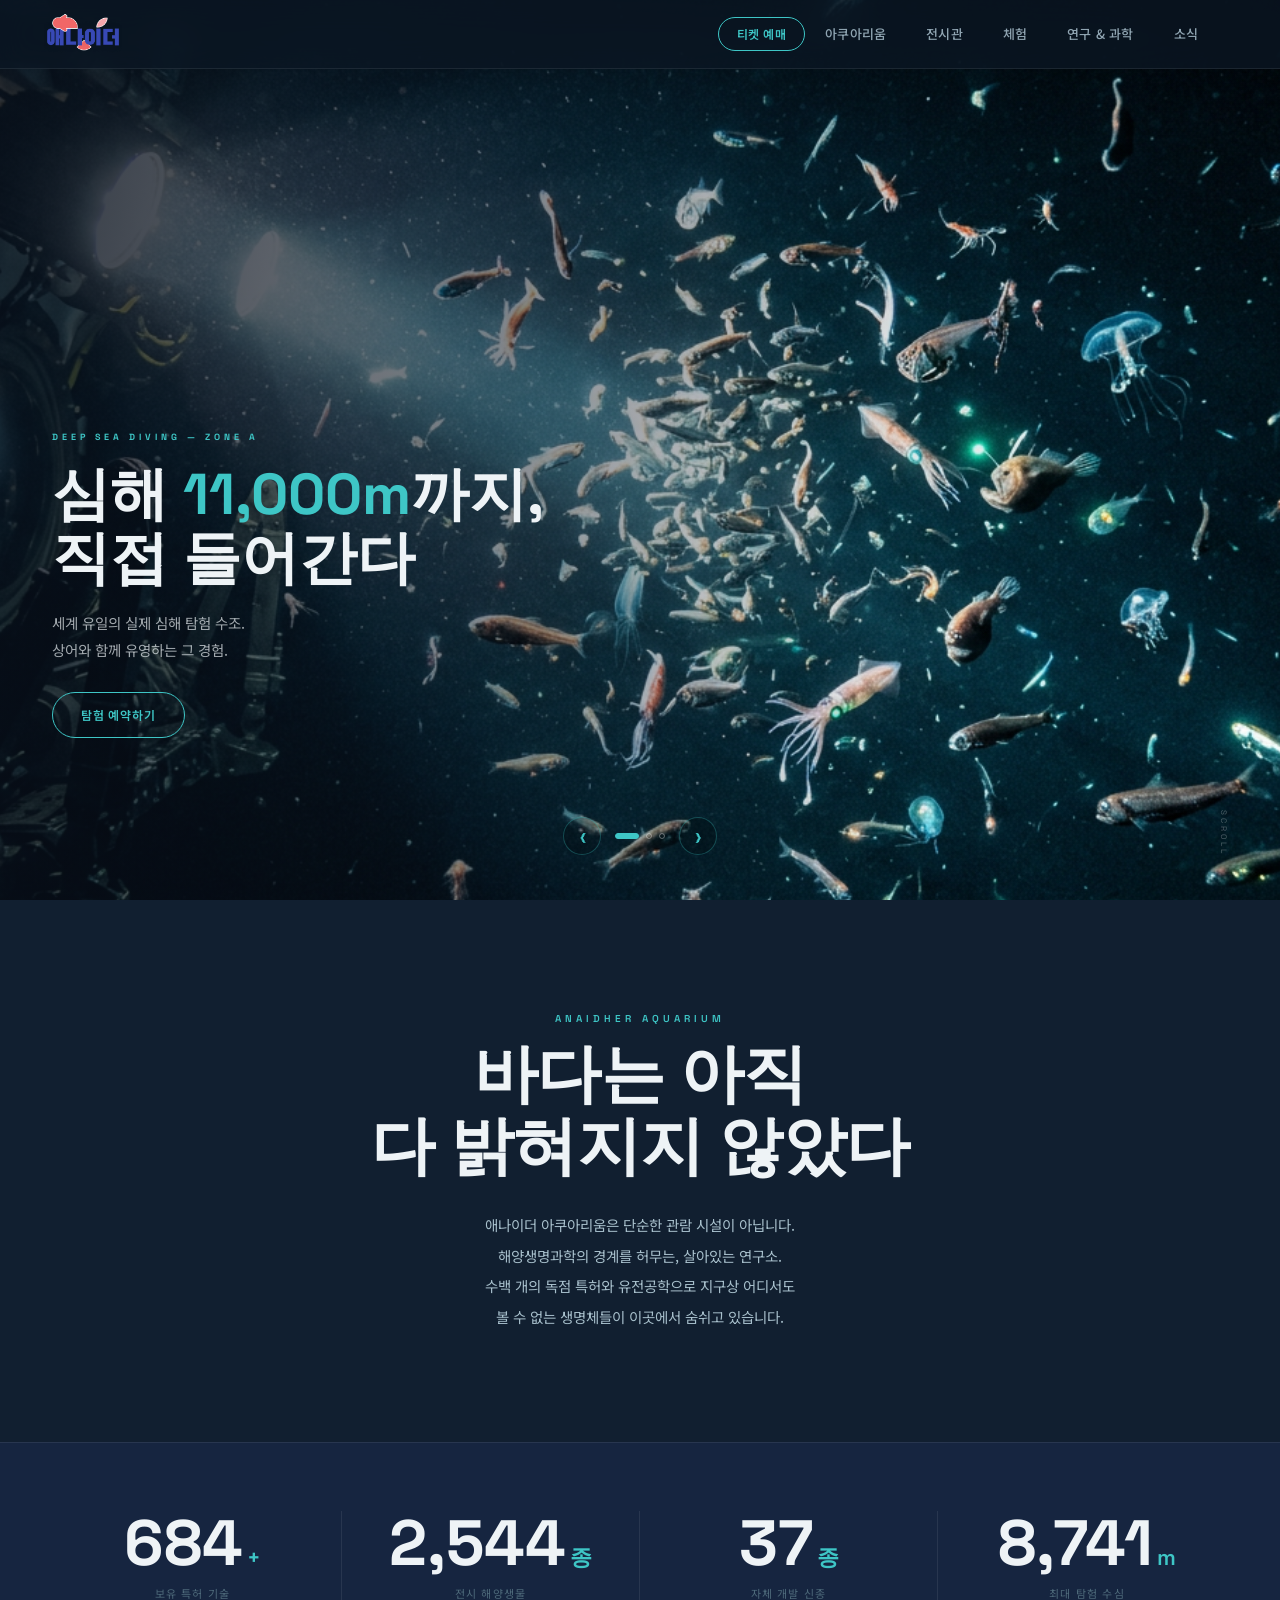
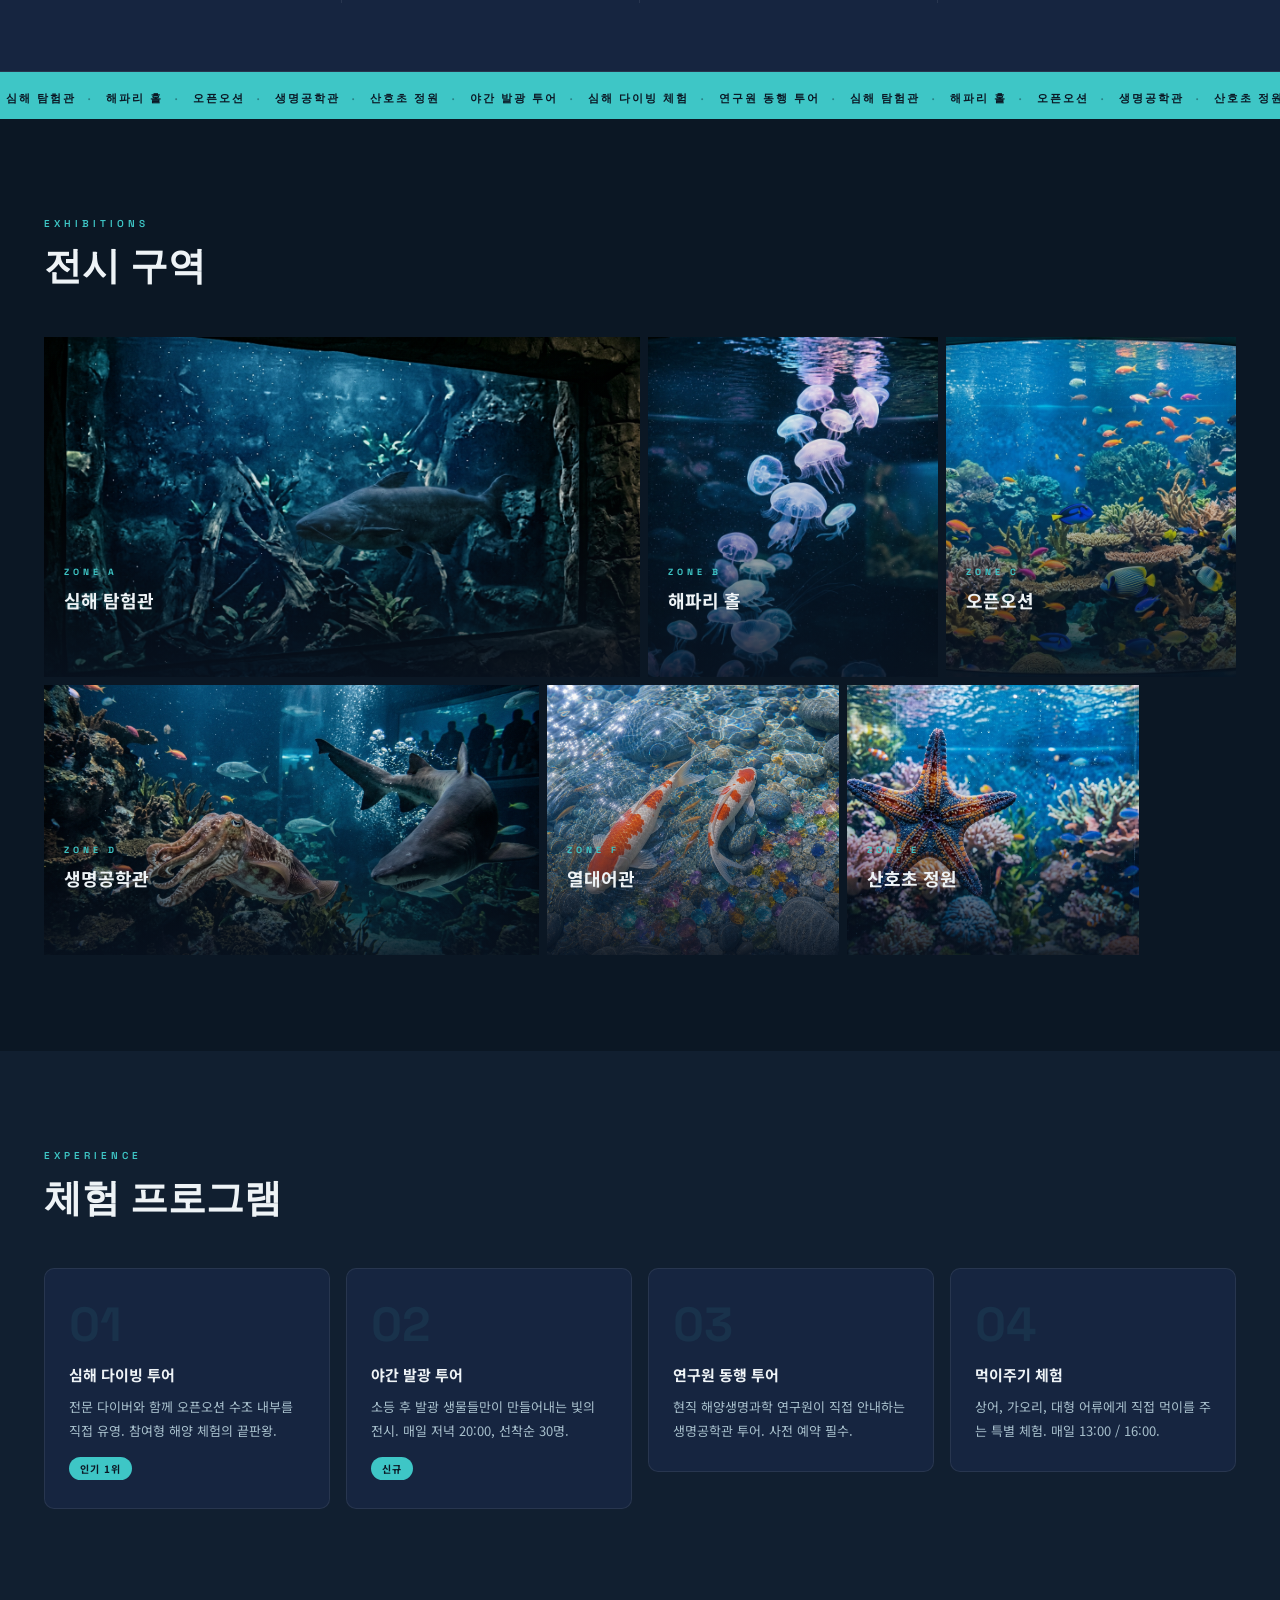
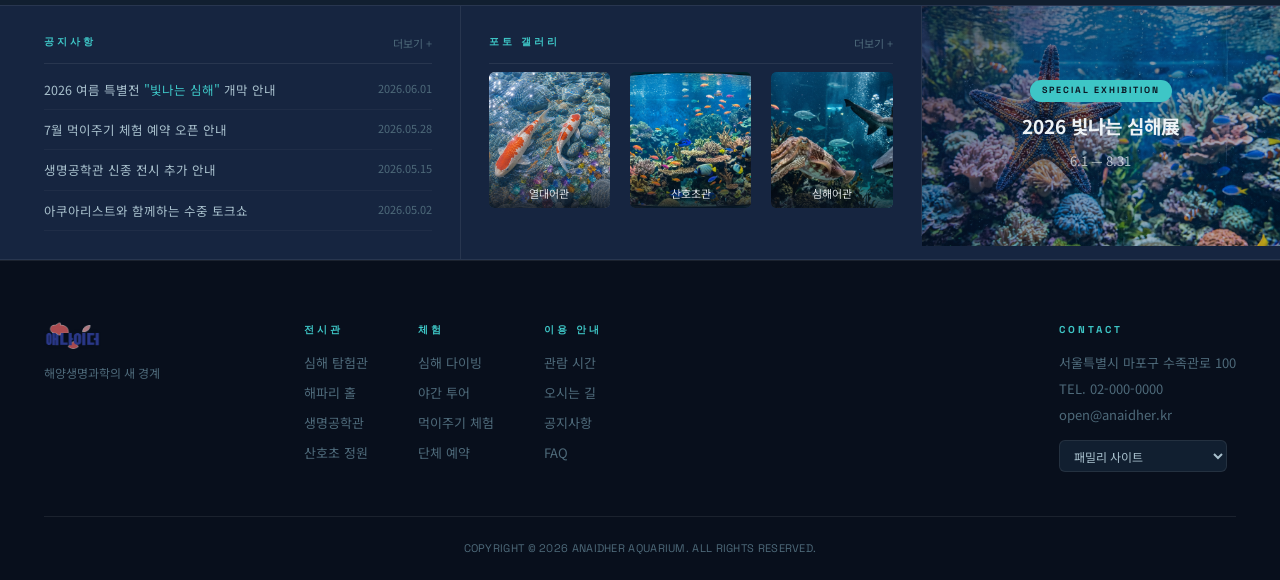
<file: index.html>
﻿<!DOCTYPE html>
<html lang="ko">
<head>
    <meta charset="UTF-8">
    <meta name="viewport" content="width=device-width, initial-scale=1.0">
    <title>애나이더 아쿠아리움 — ANAIDHER AQUARIUM</title>
    <link rel="preconnect" href="https://fonts.googleapis.com">
    <link href="https://fonts.googleapis.com/css2?family=Noto+Sans+KR:wght@300;400;500;700&family=Space+Grotesk:wght@300;400;600;700&display=swap" rel="stylesheet">
    <link href="https://unpkg.com/aos@2.3.1/dist/aos.css" rel="stylesheet">
    <link rel="stylesheet" href="css/swiper-bundle.min.css">
    <link rel="stylesheet" href="css/style.css">
    <link rel="icon" href="images/icon.png" type="image/x-icon">

</head>
<body>

    <!-- ===================== HEADER ===================== -->
    <header id="site-header">
        <div class="header-inner">
            <div class="logo">
                <a href="#">
                    <img src="images/logo.png" alt="애나이더 아쿠아리움">
                </a>
            </div>
            <button class="nav-toggle" aria-label="메뉴 열기" aria-expanded="false">
                <span></span><span></span><span></span>
            </button>
            <div class="menu_bg"></div>
            <nav class="menu">
                <ul class="navi">
                    <li>
                        <a href="#">아쿠아리움</a>
                        <ul class="submenu">
                            <li><a href="#">비전 &amp; 철학</a></li>
                            <li><a href="#">연구 시설</a></li>
                            <li><a href="#">찾아오시는 길</a></li>
                        </ul>
                    </li>
                    <li>
                        <a href="#">전시관</a>
                        <ul class="submenu">
                            <li><a href="#">심해 탐험관</a></li>
                            <li><a href="#">해파리 홀</a></li>
                            <li><a href="#">오픈오션</a></li>
                            <li><a href="#">생명공학관</a></li>
                        </ul>
                    </li>
                    <li>
                        <a href="#">체험</a>
                        <ul class="submenu">
                            <li><a href="#">심해 다이빙</a></li>
                            <li><a href="#">야간 투어</a></li>
                            <li><a href="#">연구원 동행</a></li>
                            <li><a href="#">단체 예약</a></li>
                        </ul>
                    </li>
                    <li>
                        <a href="#">연구 &amp; 과학</a>
                        <ul class="submenu">
                            <li><a href="#">특허 기술</a></li>
                            <li><a href="#">신종 생명체</a></li>
                            <li><a href="#">자료실</a></li>
                        </ul>
                    </li>
                    <li>
                        <a href="#">소식</a>
                        <ul class="submenu">
                            <li><a href="#">공지사항</a></li>
                            <li><a href="#">이벤트</a></li>
                            <li><a href="#">뉴스레터</a></li>
                        </ul>
                    </li>
                </ul>
            </nav>
            <a href="#" class="header-ticket">티켓 예매</a>
        </div>
    </header>

    <!-- ===================== HERO CAROUSEL ===================== -->
    <section class="hero">
        <div class="swiper heroSwiper">
            <div class="swiper-wrapper">
                <div class="swiper-slide">
                    <img src="images/diving.png" alt="심해 탐험" decoding="async" fetchpriority="high">
                    <div class="slide-caption">
                        <span class="slide-tag">DEEP SEA DIVING — ZONE A</span>
                        <h1>심해 <em>11,000m</em>까지,<br>직접 들어간다</h1>
                        <p>세계 유일의 실제 심해 탐험 수조.<br>상어와 함께 유영하는 그 경험.</p>
                        <a href="#" class="slide-cta">탐험 예약하기</a>
                    </div>
                </div>
                <div class="swiper-slide">
                    <img src="images/cosanho.png" alt="산호초 복원" decoding="async">
                    <div class="slide-caption">
                        <span class="slide-tag">CORAL REEF RESTORATION LAB — ZONE E</span>
                        <h1>죽어가던 산호초를<br><em>우리가 되살렸다</em></h1>
                        <p>특허 유전자 재생 기술로 복원한<br>살아있는 산호초 3,200㎡</p>
                        <a href="#" class="slide-cta">더 알아보기</a>
                    </div>
                </div>
                <div class="swiper-slide">
                    <img src="images/jellyfish.png" alt="해파리 홀" decoding="async">
                    <div class="slide-caption">
                        <span class="slide-tag">BIOLUMINESCENT JELLYFISH HALL — ZONE B</span>
                        <h1>발광하는 생명체들의<br><em>심야 퍼레이드</em></h1>
                        <p>발광 해양생물 87종과 함께하는<br>세상에 없던 야간 전시</p>
                        <a href="#" class="slide-cta">야간 투어 신청</a>
                    </div>
                </div>
            </div>
        </div>
        <div class="slide-ui">
            <button class="slide-prev" aria-label="이전">&#10094;</button>
            <div class="swiper-pagination"></div>
            <button class="slide-next" aria-label="다음">&#10095;</button>
        </div>
        <div class="hero-scroll-hint" aria-hidden="true"><span>SCROLL</span></div>
    </section>

    <!-- ===================== IDENTITY ===================== -->
    <section class="intro">
        <div class="intro-inner">
            <span class="section-eyebrow" data-aos="fade-up">ANAIDHER AQUARIUM</span>
            <h2 data-aos="fade-up" data-aos-delay="80">바다는 아직<br>다 밝혀지지 않았다</h2>
            <p data-aos="fade-up" data-aos-delay="160">
                애나이더 아쿠아리움은 단순한 관람 시설이 아닙니다.<br>
                해양생명과학의 경계를 허무는, 살아있는 연구소.<br>
                수백 개의 독점 특허와 유전공학으로 지구상 어디서도<br>
                볼 수 없는 생명체들이 이곳에서 숨쉬고 있습니다.
            </p>
        </div>
        <div class="bubbles" aria-hidden="true">
            <i></i><i></i><i></i><i></i><i></i>
            <i></i><i></i><i></i><i></i><i></i>
        </div>
    </section>

    <!-- ===================== STATS ===================== -->
    <section class="stats">
        <div class="stats-inner">
            <div class="stat-item" data-aos="fade-up">
                <div class="stat-row">
                    <span class="stat-num" data-target="847">0</span>
                    <span class="stat-unit">+</span>
                </div>
                <p>보유 특허 기술</p>
            </div>
            <div class="stat-item" data-aos="fade-up" data-aos-delay="100">
                <div class="stat-row">
                    <span class="stat-num" data-target="3200">0</span>
                    <span class="stat-unit">종</span>
                </div>
                <p>전시 해양생물</p>
            </div>
            <div class="stat-item" data-aos="fade-up" data-aos-delay="200">
                <div class="stat-row">
                    <span class="stat-num" data-target="47">0</span>
                    <span class="stat-unit">종</span>
                </div>
                <p>자체 개발 신종</p>
            </div>
            <div class="stat-item" data-aos="fade-up" data-aos-delay="300">
                <div class="stat-row">
                    <span class="stat-num" data-target="11000">0</span>
                    <span class="stat-unit">m</span>
                </div>
                <p>최대 탐험 수심</p>
            </div>
        </div>
    </section>

    <!-- ===================== TICKER ===================== -->
    <div class="ticker" aria-hidden="true">
        <div class="ticker-track">
            <span>심해 탐험관</span><span class="sep">·</span>
            <span>해파리 홀</span><span class="sep">·</span>
            <span>오픈오션</span><span class="sep">·</span>
            <span>생명공학관</span><span class="sep">·</span>
            <span>산호초 정원</span><span class="sep">·</span>
            <span>야간 발광 투어</span><span class="sep">·</span>
            <span>심해 다이빙 체험</span><span class="sep">·</span>
            <span>연구원 동행 투어</span><span class="sep">·</span>
            <span>심해 탐험관</span><span class="sep">·</span>
            <span>해파리 홀</span><span class="sep">·</span>
            <span>오픈오션</span><span class="sep">·</span>
            <span>생명공학관</span><span class="sep">·</span>
            <span>산호초 정원</span><span class="sep">·</span>
            <span>야간 발광 투어</span><span class="sep">·</span>
            <span>심해 다이빙 체험</span><span class="sep">·</span>
            <span>연구원 동행 투어</span><span class="sep">·</span>
        </div>
    </div>

    <!-- ===================== EXHIBITIONS ===================== -->
    <section class="exhibitions">
        <div class="page-inner">
            <div class="section-header" data-aos="fade-up">
                <span class="section-eyebrow">EXHIBITIONS</span>
                <h2>전시 구역</h2>
            </div>
            <div class="ex-grid">
                <!-- 상단 행: featured(50%) + 2개(각 25%) -->
                <div class="ex-row-top">
                    <article class="ex-card ex-featured" data-aos="fade-right">
                        <img src="images/deep sea shark.png" alt="심해 탐험관">
                        <div class="ex-info">
                            <span class="ex-zone">ZONE A</span>
                            <h3>심해 탐험관</h3>
                            <p>실제 수압 환경을 재현한 세계 최초의 개방형 심해 수조. 전장 80m, 수심 34m.</p>
                            <a href="#" class="ex-link">입장하기 →</a>
                        </div>
                    </article>
                    <article class="ex-card" data-aos="fade-up" data-aos-delay="100">
                        <img src="images/jellyfish.png" alt="해파리 홀">
                        <div class="ex-info">
                            <span class="ex-zone">ZONE B</span>
                            <h3>해파리 홀</h3>
                            <p>발광 해파리 87종이 유영하는 몰입형 암실 전시</p>
                            <a href="#" class="ex-link">입장하기 →</a>
                        </div>
                    </article>
                    <article class="ex-card" data-aos="fade-up" data-aos-delay="200">
                        <img src="images/sea.png" alt="오픈오션">
                        <div class="ex-info">
                            <span class="ex-zone">ZONE C</span>
                            <h3>오픈오션</h3>
                            <p>5억 리터 대형 수조. 상어·가오리·참치가 공존하는 생태계</p>
                            <a href="#" class="ex-link">입장하기 →</a>
                        </div>
                    </article>
                </div>
                <!-- 하단 행: 작은2개(각 25%) + wide(50%) -->
                <div class="ex-row-bottom">
                    <article class="ex-card" data-aos="fade-up" data-aos-delay="100">
                        <img src="images/Squid and shark.png" alt="생명공학관">
                        <div class="ex-info">
                            <span class="ex-zone">ZONE D</span>
                            <h3>생명공학관</h3>
                            <p>유전자 재설계로 탄생한 47종의 신종 해양생물 세계 최초 공개</p>
                            <a href="#" class="ex-link">입장하기 →</a>
                        </div>
                    </article>
                    <article class="ex-card" data-aos="fade-up" data-aos-delay="200">
                        <img src="images/koi.png" alt="열대어관">
                        <div class="ex-info">
                            <span class="ex-zone">ZONE F</span>
                            <h3>열대어관</h3>
                            <p>형형색색의 열대 어종 200여 종이 만들어내는 살아있는 수중 정원</p>
                            <a href="#" class="ex-link">입장하기 →</a>
                        </div>
                    </article>
                    <article class="ex-card ex-wide" data-aos="fade-left">
                        <img src="images/starfish.png" alt="산호초 정원">
                        <div class="ex-info">
                            <span class="ex-zone">ZONE E</span>
                            <h3>산호초 정원</h3>
                            <p>멸종 위기 산호를 특허 복원 기술로 재생한 3,200㎡의 실내 생태원. 세계 최대.</p>
                            <a href="#" class="ex-link">입장하기 →</a>
                        </div>
                    </article>
                </div>
            </div>
        </div>
    </section>

    <!-- ===================== PROGRAMS ===================== -->
    <section class="programs">
        <div class="page-inner">
            <div class="section-header" data-aos="fade-up">
                <span class="section-eyebrow">EXPERIENCE</span>
                <h2>체험 프로그램</h2>
            </div>
            <div class="prog-grid">
                <div class="prog-card" data-aos="fade-up">
                    <div class="prog-num">01</div>
                    <h3>심해 다이빙 투어</h3>
                    <p>전문 다이버와 함께 오픈오션 수조 내부를 직접 유영. 참여형 해양 체험의 끝판왕.</p>
                    <span class="prog-badge">인기 1위</span>
                </div>
                <div class="prog-card" data-aos="fade-up" data-aos-delay="100">
                    <div class="prog-num">02</div>
                    <h3>야간 발광 투어</h3>
                    <p>소등 후 발광 생물들만이 만들어내는 빛의 전시. 매일 저녁 20:00, 선착순 30명.</p>
                    <span class="prog-badge">신규</span>
                </div>
                <div class="prog-card" data-aos="fade-up" data-aos-delay="200">
                    <div class="prog-num">03</div>
                    <h3>연구원 동행 투어</h3>
                    <p>현직 해양생명과학 연구원이 직접 안내하는 생명공학관 투어. 사전 예약 필수.</p>
                </div>
                <div class="prog-card" data-aos="fade-up" data-aos-delay="300">
                    <div class="prog-num">04</div>
                    <h3>먹이주기 체험</h3>
                    <p>상어, 가오리, 대형 어류에게 직접 먹이를 주는 특별 체험. 매일 13:00 / 16:00.</p>
                </div>
            </div>
        </div>
    </section>

    <!-- ===================== NOTICE + GALLERY + BANNER ===================== -->
    <section class="contents-wrap">
        <div class="contents">
            <div class="notice" data-aos="fade-up">
                <div class="tab">
                    <h4>공지사항</h4>
                    <a href="#" class="more-btn">더보기 +</a>
                </div>
                <ul>
                    <li><a href="#"><span class="ntxt">2026 여름 특별전 <em>"빛나는 심해"</em> 개막 안내</span><span class="ndate">2026.06.01</span></a></li>
                    <li><a href="#"><span class="ntxt">7월 먹이주기 체험 예약 오픈 안내</span><span class="ndate">2026.05.28</span></a></li>
                    <li><a href="#"><span class="ntxt">생명공학관 신종 전시 추가 안내</span><span class="ndate">2026.05.15</span></a></li>
                    <li><a href="#"><span class="ntxt">아쿠아리스트와 함께하는 수중 토크쇼</span><span class="ndate">2026.05.02</span></a></li>
                </ul>
            </div>
            <div class="gallery" data-aos="fade-up" data-aos-delay="100">
                <div class="tab">
                    <h4>포토 갤러리</h4>
                    <a href="#" class="more-btn">더보기 +</a>
                </div>
                <ul>
                    <li><a href="#"><img src="images/koi.png" alt="열대어관"><span class="gal-label">열대어관</span></a></li>
                    <li><a href="#"><img src="images/sea.png" alt="산호초관"><span class="gal-label">산호초관</span></a></li>
                    <li><a href="#"><img src="images/Squid and shark.png" alt="심해어관"><span class="gal-label">심해어관</span></a></li>
                </ul>
            </div>
            <div class="banner" data-aos="fade-up" data-aos-delay="200">
                <a href="#">
                    <img src="images/starfish.png" alt="2026 여름 특별전">
                    <div class="banner-overlay">
                        <span class="banner-tag">SPECIAL EXHIBITION</span>
                        <p class="banner-title">2026 빛나는 심해展</p>
                        <p class="banner-period">6.1 — 8.31</p>
                    </div>
                </a>
            </div>
        </div>
    </section>

    <!-- ===================== MODAL ===================== -->
    <div class="modal" role="dialog" aria-modal="true">
        <div class="up">
            <button class="modal-x" aria-label="닫기">✕</button>
            <div class="modal-fish" aria-hidden="true">🐠</div>
            <h2>특별 전시 개막 안내</h2>
            <p>2026 여름 특별전 <strong>"빛나는 심해"</strong>가<br>
            6월 1일(토)부터 8월 31일(일)까지 열립니다.<br><br>
            발광 해양생물 87종과 함께하는<br>세상에 없던 심해 탐험을 경험하세요.</p>
            <a href="#" class="modal-cta">지금 예매하기</a>
            <button class="btn">닫 기</button>
        </div>
    </div>

    <!-- ===================== FOOTER ===================== -->
    <footer>
        <div class="footer-inner">
            <div class="footer-top">
                <div class="footer-brand">
                    <a href="#"><img src="images/logo.png" alt="애나이더 아쿠아리움" class="footer-logo"></a>
                    <p class="footer-tagline">해양생명과학의 새 경계</p>
                </div>
                <nav class="footer-nav">
                    <div class="fnav-col">
                        <h5>전시관</h5>
                        <a href="#">심해 탐험관</a>
                        <a href="#">해파리 홀</a>
                        <a href="#">생명공학관</a>
                        <a href="#">산호초 정원</a>
                    </div>
                    <div class="fnav-col">
                        <h5>체험</h5>
                        <a href="#">심해 다이빙</a>
                        <a href="#">야간 투어</a>
                        <a href="#">먹이주기 체험</a>
                        <a href="#">단체 예약</a>
                    </div>
                    <div class="fnav-col">
                        <h5>이용 안내</h5>
                        <a href="#">관람 시간</a>
                        <a href="#">오시는 길</a>
                        <a href="#">공지사항</a>
                        <a href="#">FAQ</a>
                    </div>
                </nav>
                <div class="footer-contact">
                    <h5>CONTACT</h5>
                    <p>서울특별시 마포구 수족관로 100</p>
                    <p>TEL. 02-000-0000</p>
                    <p>open@anaidher.kr</p>
                    <div class="familysite">
                        <select>
                            <option value="#">패밀리 사이트</option>
                            <option value="#">해양수산부</option>
                            <option value="#">국립해양생물자원관</option>
                            <option value="#">한국수족관협회</option>
                        </select>
                    </div>
                </div>
            </div>
            <div class="footer-bottom">
                <p>COPYRIGHT © 2026 ANAIDHER AQUARIUM. ALL RIGHTS RESERVED.</p>
            </div>
        </div>
    </footer>

    <script src="script/jquery-1.12.3.js"></script>
    <script src="https://unpkg.com/aos@2.3.1/dist/aos.js"></script>
    <script src="script/swiper-bundle.min.js"></script>
    <script src="script/script.js"></script>
</body>
</html>
</file>
<file: css/style.css>
﻿@charset "UTF-8";

/* ================================================
   ANAIDHER AQUARIUM
   ================================================ */

:root {
    --bg:       #0b1724;
    --bg2:      #111f30;
    --bg3:      #162540;
    --border:   rgba(255, 255, 255, 0.08);
    --accent:   #3ec6c6;
    --accent2:  #2a9fa0;
    --text:     #a8c0cc;
    --text-dim: #4e6a7a;
    --white:    #eef3f6;
    --gold:     #e8b84b;
    --en:       'Space Grotesk', sans-serif;
    --kr:       'Noto Sans KR', sans-serif;
}

/* ---- reset ---- */
*, *::before, *::after {
    margin: 0; padding: 0;
    box-sizing: border-box;
}
html { scroll-behavior: smooth; font-size: 16px; }
body {
    background: var(--bg);
    color: var(--text);
    font-family: var(--kr);
    line-height: 1.7;
    overflow-x: hidden;
}
li  { list-style: none; }
a   { text-decoration: none; color: inherit; display: block; }
img { display: block; max-width: 100%; }
button {
    font-family: inherit;
    cursor: pointer;
    -webkit-appearance: none;
    appearance: none;
    border: none;
    outline: none;
    background: none;
}

/* ---- clearfix ---- */
.cf::after { content: ''; display: table; clear: both; }

/* ---- 공통 wrapper ---- */
.page-inner {
    max-width: 1300px;
    margin: 0 auto;
    padding: 0 44px;
}

.section-eyebrow {
    display: block;
    font-family: var(--en);
    font-size: 10px;
    font-weight: 600;
    letter-spacing: 4px;
    color: var(--accent);
    text-transform: uppercase;
    margin-bottom: 12px;
}
.section-header {
    margin-bottom: 48px;
}
.section-header h2 {
    font-family: var(--en);
    font-size: clamp(26px, 3vw, 44px);
    font-weight: 700;
    color: var(--white);
    line-height: 1.15;
}

::-webkit-scrollbar { width: 5px; }
::-webkit-scrollbar-track { background: var(--bg); }
::-webkit-scrollbar-thumb { background: rgba(62,198,198,0.3); border-radius: 3px; }


/* ================================================
   HEADER
   ================================================ */
#site-header {
    position: fixed;
    top: 0; left: 0;
    width: 100%;
    z-index: 1000;
    background: rgba(11, 23, 36, 0.75);
    border-bottom: 1px solid var(--border);
    backdrop-filter: blur(16px);
    -webkit-backdrop-filter: blur(16px);
    transition: background 0.4s;
}
#site-header.scrolled {
    background: rgba(11, 23, 36, 0.97);
}

.header-inner {
    max-width: 1300px;
    margin: 0 auto;
    padding: 0 44px;
    height: 68px;
    position: relative;
}
.header-inner::after { content: ''; display: table; clear: both; }

/* logo - float */
.logo {
    float: left;
    height: 68px;
    display: flex;
    align-items: center;
}
.logo a {
    display: flex;
    align-items: center;
}
.logo img { height: 44px; width: auto; }

/* 티켓 버튼 - float right */
.header-ticket {
    float: right;
    margin-top: 17px;
    height: 34px;
    line-height: 32px;
    padding: 0 18px;
    border: 1px solid var(--accent);
    color: var(--accent);
    font-size: 12px;
    font-weight: 600;
    letter-spacing: 0.5px;
    border-radius: 20px;
    transition: all 0.25s;
    display: block;
}
.header-ticket:hover {
    background: var(--accent);
    color: var(--bg);
}

/* nav */
.menu {
    float: right;
    height: 68px;
    margin-right: 18px;
}
.navi {
    height: 68px;
}
.navi::after { content: ''; display: table; clear: both; }
.navi > li {
    float: left;
    height: 68px;
    position: relative;
}
.navi > li > a {
    display: block;
    height: 68px;
    line-height: 68px;
    padding: 0 20px;
    font-size: 13px;
    font-weight: 500;
    color: rgba(168, 192, 204, 0.85);
    letter-spacing: 0.2px;
    transition: color 0.2s;
    position: relative;
}
.navi > li > a::after {
    content: '';
    position: absolute;
    bottom: 0;
    left: 50%;
    transform: translateX(-50%) scaleX(0);
    width: 50%;
    height: 2px;
    background: var(--accent);
    transition: transform 0.25s ease;
    transform-origin: center;
}
.navi > li:hover > a {
    color: var(--white);
}
.navi > li:hover > a::after {
    transform: translateX(-50%) scaleX(1);
}


.menu_bg {
    display: none !important;
}

/* submenu */
.submenu {
    display: none;
    position: absolute;
    top: 68px;
    left: 0;
    min-width: 148px;
    background: rgba(8, 16, 30, 0.99);
    border: 1px solid rgba(255,255,255,0.1);
    z-index: 1001;
    overflow: hidden;
}
/* 오른쪽 끝 메뉴는 오른쪽 정렬 */
.navi > li:nth-last-child(-n+2) .submenu {
    left: auto;
    right: 0;
}
.submenu > li > a {
    display: block;
    padding: 10px 16px;
    font-size: 12.5px;
    color: var(--text);
    border-bottom: 1px solid rgba(255,255,255,0.05);
    transition: color 0.2s, padding-left 0.2s;
    white-space: nowrap;
}
.submenu > li:last-child > a { border-bottom: none; }
.submenu > li > a:hover {
    color: var(--accent);
    padding-left: 22px;
}


/* ================================================
   HERO CAROUSEL
   ================================================ */
.hero {
    position: relative;
    width: 100%;
    height: 100vh;
    min-height: 600px;
    overflow: hidden;
}

.slidelist {
    width: 100%;
    height: 100%;
    overflow: hidden;
}
.heroSwiper {
    width: 100%;
    height: 100%;
}
.heroSwiper .swiper-wrapper {
    height: 100%;
}
.heroSwiper .swiper-slide {
    position: relative;
    width: 100%;
    height: 100%;
    overflow: hidden;
}
.heroSwiper .swiper-slide img {
    width: 100%;
    height: 100%;
    object-fit: cover;
    transform: scale(1);
    transition: transform 6s ease;
}
/* Ken Burns 줌: 활성 슬라이드 이미지 확대 */
.heroSwiper .swiper-slide-active img,
.heroSwiper .swiper-slide-duplicate-active img {
    transform: scale(1.2);
}

/* 슬라이드 어둠 오버레이 */
.heroSwiper .swiper-slide::after {
    content: '';
    position: absolute;
    inset: 0;
    background: linear-gradient(
        100deg,
        rgba(8, 16, 28, 0.86) 0%,
        rgba(8, 16, 28, 0.50) 40%,
        rgba(8, 16, 28, 0.08) 70%,
        transparent 100%
    );
    pointer-events: none;
}

/* 캡션 */
.slide-caption {
    position: absolute;
    bottom: 18vh;
    left: max(52px, calc(50% - 610px));
    z-index: 2;
    max-width: 540px;
    opacity: 0;
    transform: translateY(28px);
    transition: opacity 0.8s ease, transform 0.8s ease;
}
.heroSwiper .swiper-slide-active .slide-caption,
.heroSwiper .swiper-slide-duplicate-active .slide-caption {
    opacity: 1;
    transform: translateY(0);
    transition-delay: 0.35s;
}
.slide-tag {
    display: block;
    font-family: var(--en);
    font-size: 9px;
    font-weight: 700;
    letter-spacing: 4px;
    color: var(--accent);
    margin-bottom: 16px;
    text-transform: uppercase;
}
.slide-caption h1 {
    font-family: var(--en);
    font-size: clamp(30px, 4.5vw, 62px);
    font-weight: 700;
    line-height: 1.12;
    color: var(--white);
    margin-bottom: 18px;
}
.slide-caption h1 em {
    font-style: normal;
    color: var(--accent);
}
.slide-caption p {
    font-size: 14.5px;
    color: rgba(238, 243, 246, 0.68);
    line-height: 1.9;
    margin-bottom: 28px;
}
.slide-cta {
    display: inline-block;
    padding: 12px 28px;
    border: 1px solid var(--accent);
    color: var(--accent);
    font-size: 12px;
    font-weight: 600;
    letter-spacing: 0.8px;
    border-radius: 24px;
    transition: all 0.25s;
}
.slide-cta:hover {
    background: var(--accent);
    color: var(--bg);
}

/* 슬라이드 UI */
.slide-ui {
    position: absolute;
    bottom: 5vh;
    left: 50%;
    transform: translateX(-50%);
    display: flex;
    align-items: center;
    gap: 14px;
    z-index: 10;
}
.slide-prev, .slide-next {
    width: 38px; height: 38px;
    border-radius: 50%;
    border: 1px solid rgba(62, 198, 198, 0.3);
    background: rgba(0, 0, 0, 0.2);
    color: var(--accent);
    font-size: 13px;
    display: flex;
    align-items: center;
    justify-content: center;
    transition: all 0.25s;
}
.slide-prev:hover, .slide-next:hover {
    background: var(--accent);
    color: var(--bg);
    border-color: var(--accent);
}

.slide-dots { display: flex; gap: 7px; align-items: center; }
.dot {
    width: 6px; height: 6px;
    border-radius: 50%;
    border: 1px solid rgba(255,255,255,0.35);
    background: transparent;
    padding: 0;
    cursor: pointer;
    transition: all 0.3s;
}
.dot.active {
    width: 24px;
    border-radius: 3px;
    background: var(--accent);
    border-color: var(--accent);
}

/* Swiper pagination (bullets) */
.slide-ui .swiper-pagination {
    position: static;
    width: auto;
    display: flex;
    gap: 7px;
    align-items: center;
}
.slide-ui .swiper-pagination-bullet {
    width: 6px; height: 6px;
    margin: 0 !important;
    border-radius: 50%;
    border: 1px solid rgba(255,255,255,0.35);
    background: transparent;
    opacity: 1;
    cursor: pointer;
    transition: all 0.3s;
}
.slide-ui .swiper-pagination-bullet-active {
    width: 24px;
    border-radius: 3px;
    background: var(--accent);
    border-color: var(--accent);
}

/* 스크롤 힌트 */
.hero-scroll-hint {
    position: absolute;
    bottom: 36px;
    right: 50px;
    z-index: 10;
    display: flex;
    flex-direction: column;
    align-items: center;
    gap: 8px;
}
.hero-scroll-hint span {
    font-family: var(--en);
    font-size: 8px;
    letter-spacing: 3px;
    color: rgba(255,255,255,0.3);
    writing-mode: vertical-rl;
}
.hero-scroll-hint::after {
    content: '';
    width: 1px;
    height: 0;
    background: rgba(255,255,255,0.25);
    animation: scrollLine 2.4s ease-in-out infinite;
}
@keyframes scrollLine {
    0%   { height: 0;    opacity: 1; }
    100% { height: 48px; opacity: 0; }
}


/* ================================================
   INTRO
   ================================================ */
.intro {
    position: relative;
    padding: 110px 44px;
    background: var(--bg2);
    text-align: center;
    overflow: hidden;
}
.intro-inner {
    position: relative;
    z-index: 2;
    max-width: 760px;
    margin: 0 auto;
}
.intro h2 {
    font-family: var(--en);
    font-size: clamp(32px, 5vw, 64px);
    font-weight: 700;
    color: var(--white);
    line-height: 1.12;
    margin-bottom: 28px;
    letter-spacing: -0.5px;
}
.intro p {
    font-size: 14.5px;
    color: var(--text);
    line-height: 2.1;
}

/* 버블 */
.bubbles {
    position: absolute;
    inset: 0;
    z-index: 1;
    overflow: hidden;
    pointer-events: none;
}
.bubbles i {
    display: block;
    position: absolute;
    bottom: -60px;
    border-radius: 50%;
    border: 1px solid rgba(62, 198, 198, 0.18);
    opacity: 0;
    animation: bubbleRise linear infinite;
}
.bubbles i:nth-child(1)  { left: 8%;  width: 12px; height: 12px; animation-duration: 8s;    animation-delay: 0s;   }
.bubbles i:nth-child(2)  { left: 18%; width: 20px; height: 20px; animation-duration: 10s;   animation-delay: 1.5s; }
.bubbles i:nth-child(3)  { left: 30%; width: 8px;  height: 8px;  animation-duration: 6.5s;  animation-delay: 0.7s; }
.bubbles i:nth-child(4)  { left: 42%; width: 16px; height: 16px; animation-duration: 9s;    animation-delay: 2.2s; }
.bubbles i:nth-child(5)  { left: 54%; width: 10px; height: 10px; animation-duration: 7.5s;  animation-delay: 1s;   }
.bubbles i:nth-child(6)  { left: 64%; width: 22px; height: 22px; animation-duration: 11s;   animation-delay: 1.8s; }
.bubbles i:nth-child(7)  { left: 74%; width: 14px; height: 14px; animation-duration: 7s;    animation-delay: 3.4s; }
.bubbles i:nth-child(8)  { left: 84%; width: 18px; height: 18px; animation-duration: 8.8s;  animation-delay: 0.5s; }
.bubbles i:nth-child(9)  { left: 92%; width: 9px;  height: 9px;  animation-duration: 7.2s;  animation-delay: 2.8s; }
.bubbles i:nth-child(10) { left: 48%; width: 26px; height: 26px; animation-duration: 12s;   animation-delay: 1.2s; }

@keyframes bubbleRise {
    0%   { bottom: -60px; opacity: 0;   transform: translateX(0); }
    10%  {                opacity: 0.4; }
    90%  {                opacity: 0.1; }
    100% { bottom: 105%;  opacity: 0;   transform: translateX(12px); }
}


/* ================================================
   STATS
   ================================================ */
.stats {
    background: var(--bg3);
    border-top: 1px solid var(--border);
    border-bottom: 1px solid var(--border);
    padding: 68px 44px;
}
.stats-inner {
    max-width: 1300px;
    margin: 0 auto;
}
.stats-inner::after { content: ''; display: table; clear: both; }

.stat-item {
    float: left;
    width: 25%;
    text-align: center;
    padding: 0 20px;
    border-right: 1px solid var(--border);
    box-sizing: border-box;
}
.stat-item:last-child { border-right: none; }

.stat-row {
    display: inline-flex;
    align-items: baseline;
    gap: 4px;
    margin-bottom: 8px;
}
.stat-num {
    font-family: var(--en);
    font-size: clamp(42px, 5vw, 70px);
    font-weight: 700;
    color: var(--white);
    line-height: 1;
}
.stat-unit {
    font-family: var(--en);
    font-size: 22px;
    font-weight: 600;
    color: var(--accent);
}
.stat-item p {
    font-size: 11px;
    color: var(--text-dim);
    letter-spacing: 1.2px;
    text-transform: uppercase;
}


/* ================================================
   TICKER
   ================================================ */
.ticker {
    background: var(--accent);
    overflow: hidden;
    padding: 10px 0;
    white-space: nowrap;
}
.ticker-track {
    display: inline-block;
    animation: tickerRun 36s linear infinite;
    will-change: transform;
    backface-visibility: hidden;
    -webkit-backface-visibility: hidden;
}
.ticker-track span {
    font-family: var(--en);
    font-size: 11px;
    font-weight: 600;
    letter-spacing: 2px;
    text-transform: uppercase;
    color: var(--bg);
    padding: 0 6px;
}
.ticker-track .sep {
    color: rgba(11, 23, 36, 0.4);
    letter-spacing: 0;
}
@keyframes tickerRun {
    from { transform: translateX(0); }
    to   { transform: translateX(-50%); }
}


/* ================================================
   EXHIBITIONS
   ================================================ */
.exhibitions {
    padding: 96px 0;
    background: var(--bg);
}

.ex-row-top,
.ex-row-bottom {
    overflow: hidden;
    margin-bottom: 8px;
}
.ex-row-bottom { margin-bottom: 0; }

.ex-card {
    float: left;
    position: relative;
    overflow: hidden;
    cursor: pointer;
}
.ex-row-top .ex-card  { height: 340px; }
.ex-row-bottom .ex-card { height: 270px; }

.ex-featured { width: 50%; }
.ex-row-top .ex-card:nth-child(2) { width: calc(25% - 8px); margin-left: 8px; }
.ex-row-top .ex-card:nth-child(3) { width: calc(25% - 8px); margin-left: 8px; }

.ex-wide { width: calc(50% - 4px); }
.ex-row-bottom .ex-card:nth-child(2) { width: calc(25% - 6px); margin-left: 8px; }
.ex-row-bottom .ex-card:nth-child(3) { width: calc(25% - 6px); margin-left: 8px; }

.ex-card img {
    width: 100%;
    height: 100%;
    object-fit: cover;
    transition: transform 0.65s ease;
}
.ex-card:hover img { transform: scale(1.07); }

.ex-card::after {
    content: '';
    position: absolute;
    inset: 0;
    background: linear-gradient(to top, rgba(8,18,32,0.88) 0%, rgba(8,18,32,0.15) 50%, transparent 100%);
    transition: opacity 0.3s;
}

.ex-info {
    position: absolute;
    bottom: 0; left: 0;
    padding: 18px 20px 22px;
    z-index: 2;
    width: 100%;
}
.ex-zone {
    display: block;
    font-family: var(--en);
    font-size: 9px;
    font-weight: 700;
    letter-spacing: 4px;
    color: var(--accent);
    margin-bottom: 4px;
}
.ex-info h3 {
    font-size: 18px;
    font-weight: 700;
    color: var(--white);
    margin-bottom: 4px;
}
.ex-info p {
    font-size: 12px;
    color: rgba(168, 192, 204, 0.85);
    line-height: 1.6;
    margin-bottom: 8px;
    max-height: 0;
    overflow: hidden;
    transition: max-height 0.35s ease;
}
.ex-card:hover .ex-info p { max-height: 60px; }

.ex-link {
    display: inline-block;
    font-size: 11px;
    font-weight: 600;
    color: var(--accent);
    letter-spacing: 0.5px;
    border-bottom: 1px solid var(--accent);
    opacity: 0;
    transform: translateY(4px);
    transition: opacity 0.25s, transform 0.25s;
}
.ex-card:hover .ex-link { opacity: 1; transform: translateY(0); }


/* ================================================
   PROGRAMS
   ================================================ */
.programs {
    padding: 96px 0;
    background: var(--bg2);
}
.prog-grid::after { content: ''; display: table; clear: both; }
.prog-card {
    float: left;
    width: calc(25% - 12px);
    margin-right: 16px;
    background: var(--bg3);
    border: 1px solid var(--border);
    border-radius: 10px;
    padding: 32px 24px 28px;
    position: relative;
    transition: border-color 0.3s, transform 0.3s;
    box-sizing: border-box;
}
.prog-card:last-child { margin-right: 0; }
.prog-card:hover {
    border-color: rgba(62, 198, 198, 0.4);
    transform: translateY(-4px);
}

.prog-num {
    font-family: var(--en);
    font-size: 48px;
    font-weight: 700;
    color: rgba(62, 198, 198, 0.08);
    line-height: 1;
    margin-bottom: 16px;
    transition: color 0.3s;
}
.prog-card:hover .prog-num { color: rgba(62, 198, 198, 0.18); }

.prog-card h3 {
    font-size: 15px;
    font-weight: 700;
    color: var(--white);
    margin-bottom: 10px;
    line-height: 1.35;
}
.prog-card p {
    font-size: 13px;
    color: var(--text);
    line-height: 1.85;
}
.prog-badge {
    display: inline-block;
    margin-top: 14px;
    font-size: 10px;
    font-weight: 700;
    letter-spacing: 1px;
    color: var(--bg);
    background: var(--accent);
    padding: 3px 11px;
    border-radius: 12px;
}


/* ================================================
   CONTENTS WRAP (공지 + 갤러리 + 배너)
   ================================================ */
.contents-wrap {
    background: var(--bg3);
    border-top: 1px solid var(--border);
    border-bottom: 1px solid var(--border);
}
.contents {
    max-width: 1300px;
    margin: 0 auto;
    overflow: hidden;
    min-height: 240px;
}

.notice {
    float: left;
    width: 36%;
    padding: 28px 28px 28px 44px;
    border-right: 1px solid var(--border);
    box-sizing: border-box;
}
.gallery {
    float: left;
    width: 36%;
    padding: 28px;
    border-right: 1px solid var(--border);
    box-sizing: border-box;
}
.banner {
    float: left;
    width: 28%;
    box-sizing: border-box;
    overflow: hidden;
    min-height: 240px;
}

.tab {
    display: block;
    overflow: hidden;
    padding-bottom: 10px;
    margin-bottom: 6px;
    border-bottom: 1px solid var(--border);
}
.tab h4 {
    float: left;
    font-family: var(--en);
    font-size: 10px;
    font-weight: 700;
    letter-spacing: 3px;
    text-transform: uppercase;
    color: var(--accent);
    line-height: 1.6;
}
.more-btn {
    float: right;
    font-size: 11px;
    color: var(--text-dim);
    transition: color 0.2s;
    display: inline;
}
.more-btn:hover { color: var(--accent); }

.notice li {
    border-bottom: 1px solid rgba(255,255,255,0.04);
}
.notice li a {
    display: block;
    overflow: hidden;
    padding: 9px 0;
    transition: color 0.2s;
}
.notice li a:hover .ntxt { color: var(--accent); }
.ntxt {
    float: left;
    font-size: 12.5px;
    color: var(--text);
    max-width: 65%;
    overflow: hidden;
    white-space: nowrap;
    text-overflow: ellipsis;
}
.ntxt em { font-style: normal; color: var(--accent); }
.ndate {
    float: right;
    font-size: 11px;
    color: var(--text-dim);
}

.gallery ul { overflow: hidden; margin-top: 8px; }
.gallery li {
    float: left;
    width: 30%;
    margin-right: 5%;
}
.gallery li:last-child { margin-right: 0; }
.gallery li a {
    display: block;
    position: relative;
    overflow: hidden;
    border-radius: 5px;
}
.gallery img {
    width: 100%;
    height: 136px;
    object-fit: cover;
    border-radius: 5px;
    transition: transform 0.4s;
}
.gallery li a:hover img { transform: scale(1.08); }
.gal-label {
    display: block;
    position: absolute;
    bottom: 0; left: 0; right: 0;
    padding: 18px 6px 5px;
    background: linear-gradient(to top, rgba(8,18,32,0.8), transparent);
    font-size: 11px;
    text-align: center;
    color: rgba(238,243,246,0.9);
    border-radius: 0 0 5px 5px;
}

.banner > a {
    display: block;
    width: 100%;
    height: 100%;
    min-height: 240px;
    position: relative;
}
.banner img {
    width: 100%;
    height: 100%;
    min-height: 240px;
    object-fit: cover;
    transition: transform 0.5s;
}
.banner:hover img { transform: scale(1.06); }
.banner-overlay {
    position: absolute;
    inset: 0;
    background: linear-gradient(145deg, rgba(10,25,55,0.65), rgba(0,60,100,0.25));
    display: flex;
    flex-direction: column;
    align-items: center;
    justify-content: center;
    gap: 8px;
    text-align: center;
    padding: 20px;
}
.banner-tag {
    display: inline-block;
    font-family: var(--en);
    font-size: 9px;
    font-weight: 700;
    letter-spacing: 2px;
    color: var(--bg);
    background: var(--accent);
    padding: 3px 12px;
    border-radius: 14px;
}
.banner-title {
    display: block;
    font-size: 19px;
    font-weight: 700;
    color: var(--white);
}
.banner-period {
    display: block;
    font-size: 13px;
    color: rgba(238,243,246,0.7);
}


/* ================================================
   MODAL
   ================================================ */
.modal {
    display: none;
    position: fixed;
    inset: 0;
    background: rgba(0, 0, 0, 0.78);
    z-index: 9999;
    align-items: center;
    justify-content: center;
}
.modal.active { display: flex; }

.up {
    width: 400px;
    background: var(--bg2);
    border: 1px solid var(--border);
    border-top: 2px solid var(--accent);
    border-radius: 12px;
    text-align: center;
    padding: 46px 34px 34px;
    position: relative;
    animation: modalIn 0.32s ease;
}
@keyframes modalIn {
    from { opacity: 0; transform: scale(0.92) translateY(18px); }
    to   { opacity: 1; transform: scale(1) translateY(0); }
}
.modal-x {
    position: absolute;
    top: 14px; right: 14px;
    width: 26px; height: 26px;
    border-radius: 50%;
    border: 1px solid var(--border);
    color: var(--text-dim);
    font-size: 11px;
    display: flex;
    align-items: center;
    justify-content: center;
    transition: all 0.2s;
    background: transparent;
}
.modal-x:hover {
    border-color: var(--accent);
    color: var(--accent);
}
.modal-fish {
    font-size: 36px;
    display: block;
    margin-bottom: 14px;
    animation: fishSwim 2.8s ease-in-out infinite;
}
@keyframes fishSwim {
    0%, 100% { transform: translateX(-6px); }
    50%       { transform: translateX(6px); }
}
.up h2 {
    font-size: 17px;
    font-weight: 700;
    color: var(--white);
    margin-bottom: 14px;
}
.up p {
    font-size: 13px;
    color: var(--text);
    line-height: 2;
    margin-bottom: 24px;
}
.up p strong { color: var(--accent); font-weight: 600; }

.modal-cta {
    display: inline-block;
    padding: 11px 30px;
    background: var(--accent);
    color: var(--bg);
    font-size: 13px;
    font-weight: 700;
    border-radius: 24px;
    margin-bottom: 12px;
    transition: background 0.25s;
}
.modal-cta:hover { background: var(--accent2); }

.btn {
    display: block;
    margin: 0 auto;
    background: transparent;
    border: none;
    color: var(--text-dim);
    font-size: 12px;
    cursor: pointer;
    transition: color 0.2s;
    padding: 4px;
    line-height: normal;
}
.btn:hover { color: var(--text); }


/* ================================================
   FOOTER
   ================================================ */
footer {
    background: #080f1c;
    border-top: 1px solid var(--border);
}
.footer-inner {
    max-width: 1300px;
    margin: 0 auto;
    padding: 0 44px;
}

.footer-top {
    padding: 60px 0 44px;
    border-bottom: 1px solid var(--border);
    overflow: hidden;
}

.footer-brand {
    float: left;
    width: 200px;
    margin-right: 60px;
}
.footer-logo {
    height: 32px;
    width: auto;
    margin-bottom: 10px;
    opacity: 0.7;
}
.footer-tagline {
    font-size: 12px;
    color: var(--text-dim);
}

.footer-nav {
    float: left;
    overflow: hidden;
}
.fnav-col {
    float: left;
    margin-right: 50px;
}
.fnav-col h5 {
    font-family: var(--en);
    font-size: 10px;
    font-weight: 700;
    letter-spacing: 3px;
    text-transform: uppercase;
    color: var(--accent);
    margin-bottom: 14px;
}
.fnav-col a {
    display: block;
    font-size: 13px;
    color: var(--text-dim);
    margin-bottom: 8px;
    transition: color 0.2s;
}
.fnav-col a:hover { color: var(--text); }

.footer-contact {
    float: right;
}
.footer-contact h5 {
    font-family: var(--en);
    font-size: 10px;
    font-weight: 700;
    letter-spacing: 3px;
    text-transform: uppercase;
    color: var(--accent);
    margin-bottom: 14px;
}
.footer-contact p {
    font-size: 13px;
    color: var(--text-dim);
    margin-bottom: 4px;
}
.familysite { margin-top: 14px; }
select {
    height: 32px;
    width: 168px;
    background: var(--bg2);
    border: 1px solid var(--border);
    color: var(--text);
    font-size: 12px;
    font-family: var(--kr);
    border-radius: 6px;
    padding: 0 10px;
    cursor: pointer;
    outline: none;
    transition: border-color 0.2s;
}
select:hover, select:focus { border-color: var(--accent); }
select option { background: var(--bg2); color: var(--text); }

.footer-bottom {
    padding: 22px 0;
    text-align: center;
}
.footer-bottom p {
    font-family: var(--en);
    font-size: 11px;
    color: var(--text-dim);
    letter-spacing: 0.3px;
}


/* ================================================
   HAMBURGER TOGGLE (모바일 메뉴 버튼)
   ================================================ */
.nav-toggle {
    display: none;
    float: right;
    width: 38px;
    height: 38px;
    margin-top: 15px;
    margin-left: 14px;
    position: relative;
    z-index: 1002;
}
.nav-toggle span {
    display: block;
    position: absolute;
    left: 8px;
    right: 8px;
    height: 2px;
    background: var(--white);
    border-radius: 2px;
    transition: transform 0.3s ease, opacity 0.2s ease, top 0.3s ease;
}
.nav-toggle span:nth-child(1) { top: 12px; }
.nav-toggle span:nth-child(2) { top: 18px; }
.nav-toggle span:nth-child(3) { top: 24px; }
.nav-toggle.open span:nth-child(1) { top: 18px; transform: rotate(45deg); }
.nav-toggle.open span:nth-child(2) { opacity: 0; }
.nav-toggle.open span:nth-child(3) { top: 18px; transform: rotate(-45deg); }


/* ================================================
   RESPONSIVE — TABLET (<= 1024px)
   ================================================ */
@media (max-width: 1024px) {
    .page-inner,
    .header-inner,
    .footer-inner { padding: 0 28px; }

    .intro { padding: 90px 28px; }
    .stats { padding: 56px 28px; }

    .navi > li > a { padding: 0 13px; font-size: 12.5px; }
    .menu { margin-right: 8px; }

    .slide-caption { left: max(28px, calc(50% - 480px)); max-width: 460px; }

    /* 전시: 2열 그리드로 단순화 */
    .ex-card { float: none; width: 100% !important; margin-left: 0 !important; }
    .ex-row-top, .ex-row-bottom { display: grid; grid-template-columns: 1fr 1fr; gap: 8px; overflow: visible; }
    .ex-row-top .ex-card, .ex-row-bottom .ex-card { height: 240px; }
    .ex-featured, .ex-wide { grid-column: 1 / -1; }
    .ex-row-top .ex-featured, .ex-row-bottom .ex-wide { height: 300px; }
    /* 터치 환경: 설명/링크 기본 노출 */
    .ex-info p { max-height: 60px; }
    .ex-link { opacity: 1; transform: none; }

    /* 프로그램: 2열 */
    .prog-card { width: calc(50% - 8px); margin-right: 16px; margin-bottom: 16px; }
    .prog-card:nth-child(2n) { margin-right: 0; }

    /* 콘텐츠: 공지+갤러리 한 행, 배너 아래 */
    .notice, .gallery { width: 50%; }
    .notice { padding: 28px 24px; }
    .banner { width: 100%; border-top: 1px solid var(--border); min-height: 200px; }
    .banner > a, .banner img { min-height: 200px; }
    .ntxt { max-width: 60%; }

    /* 푸터 */
    .footer-contact { float: left; margin-top: 30px; width: 100%; }
}


/* ================================================
   RESPONSIVE — MOBILE (<= 768px)
   ================================================ */
@media (max-width: 768px) {
    html { font-size: 15px; }

    .page-inner,
    .header-inner,
    .footer-inner { padding: 0 20px; }

    /* ---- 헤더: 햄버거 메뉴 ---- */
    .nav-toggle { display: block; }
    .header-ticket { display: none; }

    .menu {
        float: none;
        position: fixed;
        top: 68px;
        right: 0;
        width: min(82vw, 320px);
        height: calc(100vh - 68px);
        margin: 0;
        background: rgba(8, 16, 30, 0.98);
        -webkit-backdrop-filter: blur(16px);
        backdrop-filter: blur(16px);
        border-left: 1px solid var(--border);
        transform: translateX(100%);
        transition: transform 0.35s ease;
        overflow-y: auto;
        z-index: 1001;
    }
    .menu.open { transform: translateX(0); }

    .navi { height: auto; padding: 8px 0 40px; }
    .navi::after { content: none; }
    .navi > li {
        float: none;
        height: auto;
        border-bottom: 1px solid var(--border);
    }
    .navi > li > a {
        height: auto;
        line-height: 1.4;
        padding: 16px 24px;
        font-size: 15px;
    }
    .navi > li > a::after { content: none; }

    /* 서브메뉴: 아코디언 (탭하면 열림) */
    .navi > li > a {
        position: relative;
    }
    .navi > li > a::before {
        content: '+';
        position: absolute;
        right: 24px;
        top: 50%;
        transform: translateY(-50%);
        font-family: var(--en);
        font-size: 18px;
        color: var(--text-dim);
        transition: transform 0.25s;
    }
    .navi > li.open > a::before { content: '−'; }

    .submenu {
        display: none !important;
        position: static;
        min-width: 0;
        background: rgba(0, 0, 0, 0.25);
        border: none;
    }
    .navi > li.open .submenu { display: block !important; }
    .navi > li:nth-last-child(-n+2) .submenu { right: auto; left: auto; }
    .submenu > li > a { padding: 12px 24px 12px 36px; font-size: 13.5px; }
    .submenu > li > a:hover { padding-left: 36px; }

    /* 메뉴 열렸을 때 배경 딤 */
    .menu_bg {
        position: fixed;
        inset: 68px 0 0 0;
        background: rgba(0, 0, 0, 0.5);
        opacity: 0;
        visibility: hidden;
        transition: opacity 0.35s ease, visibility 0.35s ease;
        z-index: 1000;
    }
    .menu_bg.open {
        display: block !important;
        opacity: 1;
        visibility: visible;
    }

    /* ---- 히어로 ---- */
    .hero { min-height: 520px; }
    .heroSwiper .swiper-slide::after {
        background: linear-gradient(
            to top,
            rgba(8, 16, 28, 0.92) 0%,
            rgba(8, 16, 28, 0.55) 45%,
            rgba(8, 16, 28, 0.2) 100%
        );
    }
    .slide-caption {
        left: 20px;
        right: 20px;
        bottom: 16vh;
        max-width: none;
    }
    .slide-caption p br { display: none; }
    .slide-caption h1 br { display: block; }
    .hero-scroll-hint { display: none; }
    .slide-ui { bottom: 4vh; gap: 10px; }

    /* ---- 인트로 ---- */
    .intro { padding: 70px 20px; }
    .intro p br { display: none; }

    /* ---- 통계: 2x2 ---- */
    .stats { padding: 44px 20px; }
    .stat-item {
        width: 50%;
        padding: 18px 10px;
    }
    .stat-item:nth-child(2) { border-right: none; }
    .stat-item:nth-child(1), .stat-item:nth-child(2) {
        border-bottom: 1px solid var(--border);
    }

    /* ---- 섹션 ---- */
    .exhibitions, .programs { padding: 64px 0; }
    .section-header { margin-bottom: 32px; }

    /* 전시: 1열 */
    .ex-row-top, .ex-row-bottom { grid-template-columns: 1fr; }
    .ex-row-top .ex-card, .ex-row-bottom .ex-card,
    .ex-row-top .ex-featured, .ex-row-bottom .ex-wide { height: 220px; }

    /* 프로그램: 1열 */
    .prog-card {
        float: none;
        width: 100%;
        margin-right: 0;
        margin-bottom: 14px;
    }

    /* 콘텐츠: 전부 1열 */
    .notice, .gallery {
        float: none;
        width: 100%;
        border-right: none;
        border-bottom: 1px solid var(--border);
        padding: 26px 20px;
    }
    .ntxt { max-width: 68%; }

    /* ---- 모달 ---- */
    .up { width: auto; margin: 0 20px; padding: 40px 24px 28px; }

    /* ---- 푸터 ---- */
    .footer-top { padding: 44px 0 32px; }
    .footer-brand { float: none; width: auto; margin: 0 0 28px; }
    .footer-nav { float: none; }
    .fnav-col { width: 50%; margin-right: 0; margin-bottom: 24px; }
    .footer-contact { margin-top: 8px; }
    select { width: 100%; max-width: 220px; }
}


/* ================================================
   RESPONSIVE — SMALL MOBILE (<= 420px)
   ================================================ */
@media (max-width: 420px) {
    .header-inner { padding: 0 16px; }
    .logo img { height: 38px; }

    .slide-caption h1 { line-height: 1.18; }
    .slide-tag { font-size: 8px; letter-spacing: 3px; }
    .slide-caption p { font-size: 13.5px; }

    .intro { padding: 56px 18px; }
    .stat-item { padding: 14px 6px; }

    .ex-row-top .ex-card, .ex-row-bottom .ex-card,
    .ex-row-top .ex-featured, .ex-row-bottom .ex-wide { height: 200px; }

    .fnav-col { width: 100%; }
    .menu { width: min(88vw, 300px); }
}
</file>
